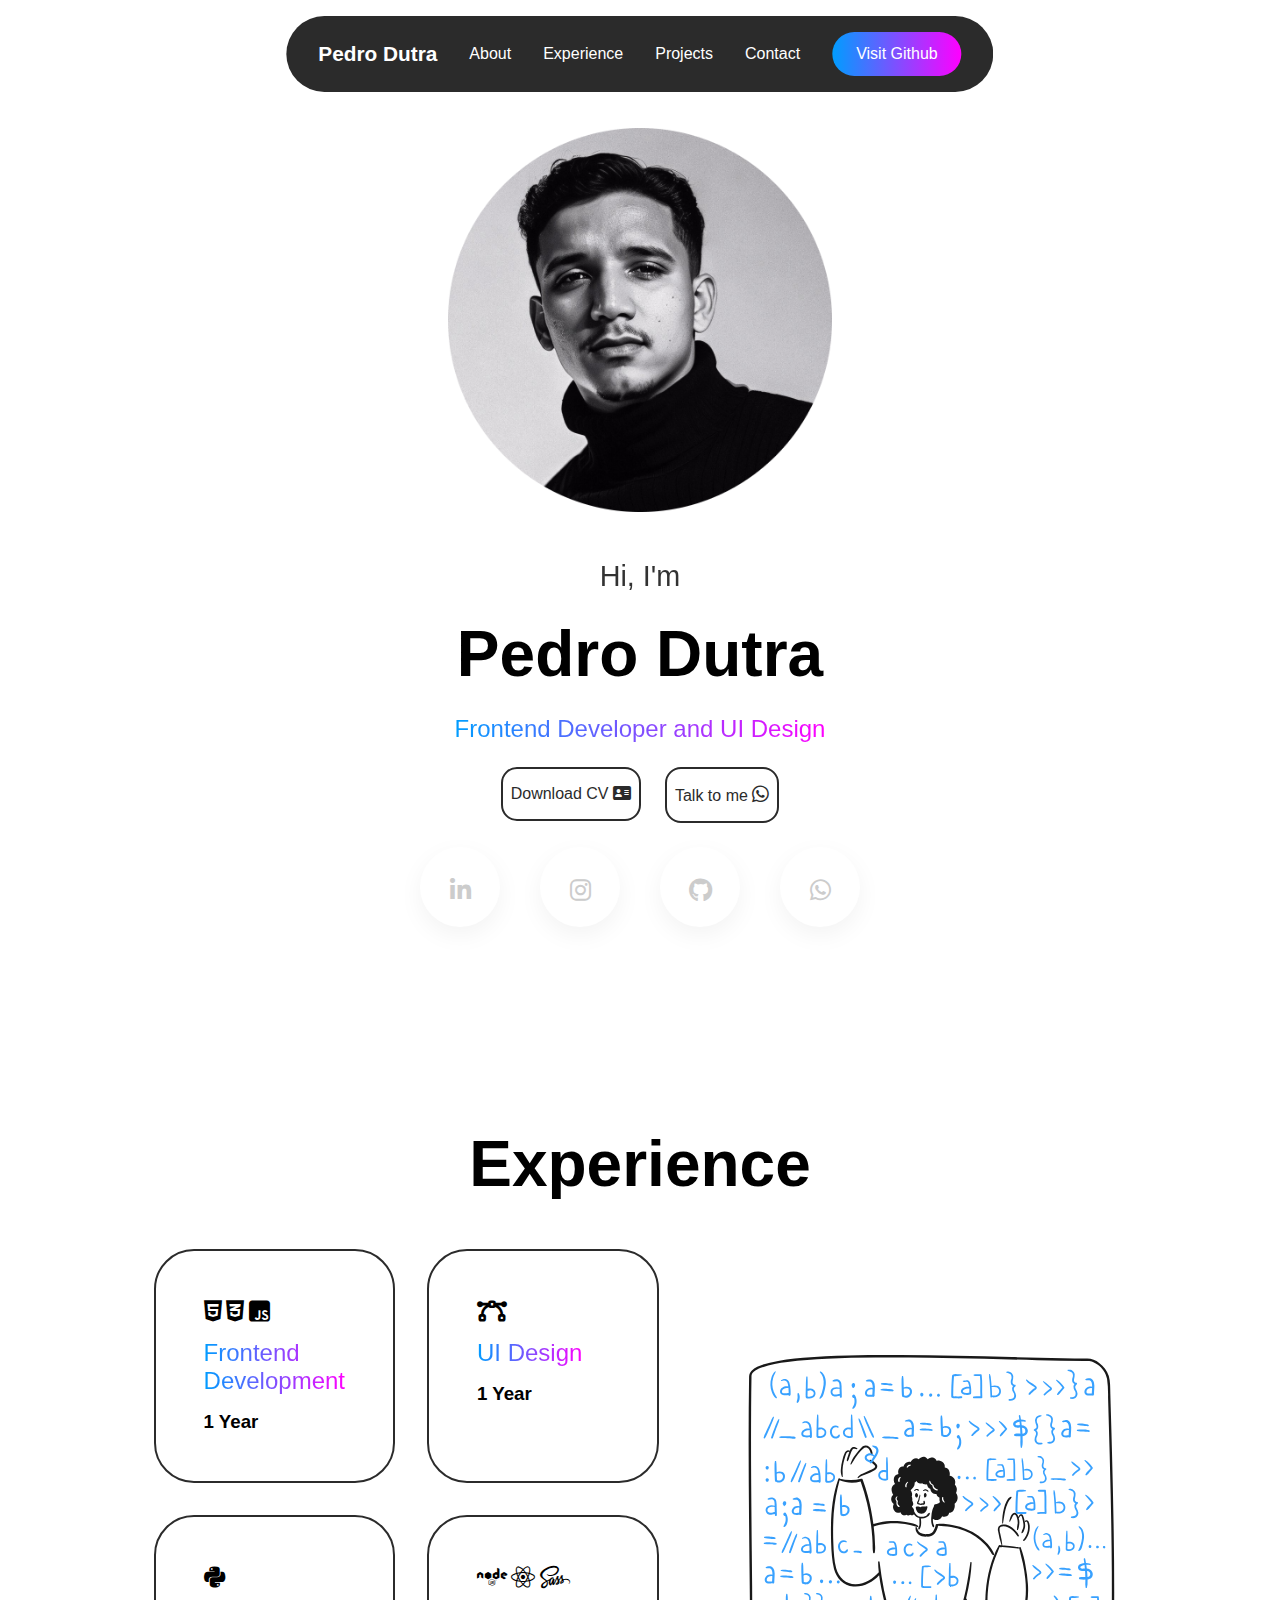
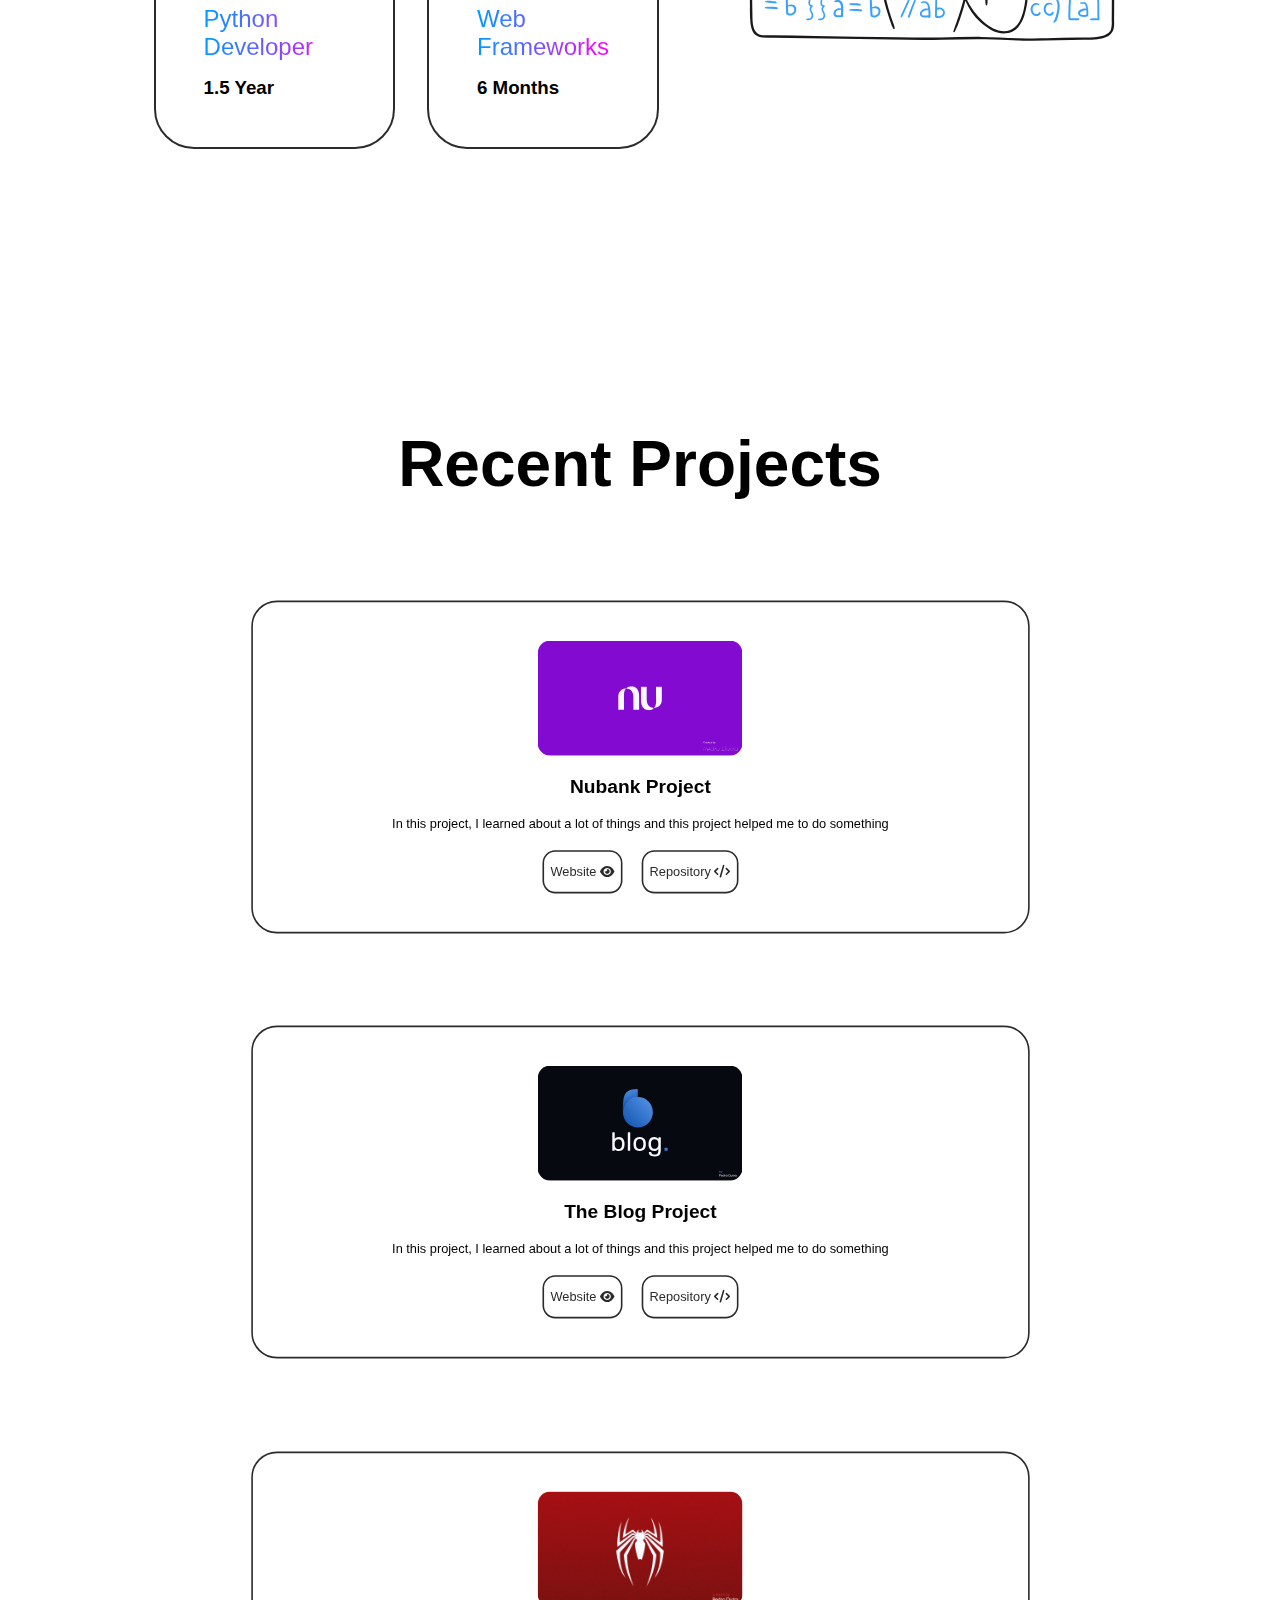
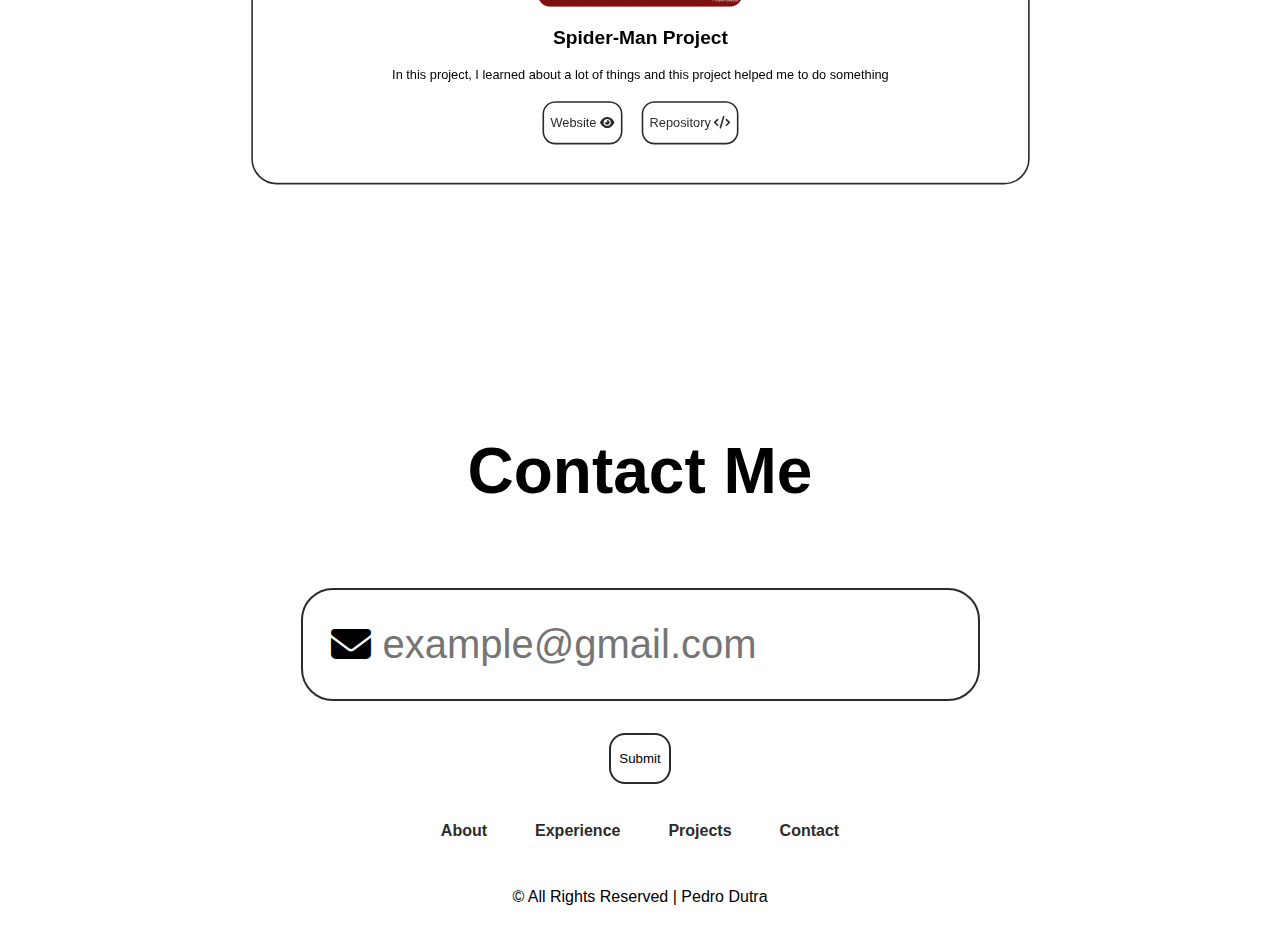
<file: index.html>
<!DOCTYPE html>
<html lang="en">

<head>
  <meta charset="UTF-8">
  <meta name="viewport" content="width=device-width, initial-scale=1.0">
  <title>Pedro Dutra's Portfolio</title>
  <link rel="stylesheet" href="style.css">
  <link rel="stylesheet" href="https://cdnjs.cloudflare.com/ajax/libs/font-awesome/6.6.0/css/all.min.css">
</head>

<body>
  <header class="header">
    <a href="#" class="logo"><span>Pedro Dutra</span></a>
    <ul class="nav-links">
      <li>
        <a href="#about">About</a>
      </li>
      <li>
        <a href="#experience">Experience</a>
      </li>
      <li>
        <a href="#projects">Projects</a>
      </li>
      <li>
        <a href="#contact">Contact</a>
      </li>
    </ul>

    <i class="fa-solid fa-bars" id="menu-icon"></i>
    <a href="https://github.com/PedroDutra86"><button class="visit-btn">Visit Github</button></a>
  </header>

  <section id="about" class="about">
    <div class="about-container">
      <img src="jpgs/Foto.png" alt="">

      <div class="info-box">
        <h3>Hi, I'm</h3>
        <h1>Pedro Dutra</h1>
        <span class="frontend">Frontend Developer and UI Design</span>

        <div class="btn-group">
          <a href="cv/CVPedro Dutra.pdf" download="">
            <div class="btn">Download CV <i class="fa-solid fa-address-card"></i></div>
          </a>
          <a href="https://wa.me/5524993197746">
            <div class="btn">Talk to me <i class="fa-brands fa-whatsapp" id="whats"></i></i></div>
          </a>
        </div>
        <div class="socials">
          <ul class="social-list">
            <a href="https://www.linkedin.com/in/pedro-paulo-dutra-a62365184/">
              <li style="--cor1: #086ba4; --cor2: #003350;">
                <span class="social-icons"><i class="fa-brands fa-linkedin-in"></i></span>
                <span class="social-texts">Linked-in</span>
              </li>
            </a>
            <a href="https://www.instagram.com/peedro_duutra/">
              <li style="--cor1: #fb3997; --cor2: #fecf12;">
                <span class="social-icons"><i class="fa-brands fa-instagram"></i></span>
                <span class="social-texts">Instagram</span>
              </li>
            </a>
            <a href="https://github.com/PedroDutra86">
              <li style="--cor1: #003955; --cor2: #001150;">
                <span class="social-icons"><i class="fa-brands fa-github"></i></span>
                <span class="social-texts">Github</span>
              </li>
            </a>
            <a href="https://wa.me/24993197746">
              <li style="--cor1: #43fe84; --cor2: #2dbc5d;">
                <span class="social-icons"><i class="fa-brands fa-whatsapp"></i></span>
                <span class="social-texts">Whatsapp</span>
              </li>
            </a>
          </ul>
        </div>
      </div>
    </div>
    </div>
  </section>
  <section class="experience" id="experience">
    <h2 class="section-title">Experience</h2>
    <div class="experience-info">
      <div class="grid">
        <div class="grid-card">
          <div class="experience-icons">
            <i class="fa-brands fa-html5"></i>
            <i class="fa-brands fa-css3-alt"></i>
            <i class="fa-brands fa-square-js"></i>
          </div>
          <span>Frontend Development</span>
          <h3>1 Year</h3>
        </div>
        <div class="grid-card">
          <i class="fa-solid fa-bezier-curve"></i>
          <span>UI Design</span>
          <h3>1 Year</h3>
        </div>
        <div class="grid-card">
          <i class="fa-brands fa-python"></i>
          <span>Python Developer</span>
          <h3>1.5 Year</h3>
        </div>
        <div class="grid-card">
          <div class="experience-icons">
            <i class="fa-brands fa-node"></i>
            <i class="fa-brands fa-react"></i>
            <i class="fa-brands fa-sass"></i>
          </div>
          <span>Web Frameworks</span>
          <h3>6 Months</h3>
        </div>
      </div>
      <img class="experience-img" src="svgs/coding.svg" alt="">
    </div>
  </section>

  <section id="projects" class="projects">
    <h2 class="section-title">Recent Projects</h2>
    <div class="projects-grid">
      <div class="project-card">
        <img src="svgs/Login.svg" alt="">
        <h3>Nubank Project</h3>
        <p>In this project, I learned about a lot of things and this project helped me to do something</p>
        <div class="btn-group">
          <a href="https://projeto-nubank-chi.vercel.app/" class="btn">Website <i class="fa-solid fa-eye"></i></a>
          <a href="https://github.com/PedroDutra86/Projeto_Nubank" class="btn">
            Repository <i class="fa-solid fa-code"></i></a>
        </div>
      </div>
    </div>

    <div class="project-card">
      <img src="svgs/cover.svg" alt="">
      <h3>The Blog Project</h3>
      <p>In this project, I learned about a lot of things and this project helped me to do something</p>
      <div class="btn-group">
        <div class="btn">Website <i class="fa-solid fa-eye"></i></div>
        <div class="btn">
          Repository <i class="fa-solid fa-code"></i>
        </div>
      </div>
    </div>

    <div class="project-card">
      <img src="jpgs/cover.jpg" alt="">
      <h3>Spider-Man Project</h3>
      <p>In this project, I learned about a lot of things and this project helped me to do something</p>
      <div class="btn-group">
        <div class="btn">Website <i class="fa-solid fa-eye"></i></div>
        <div class="btn">
          Repository <i class="fa-solid fa-code"></i>
        </div>
      </div>
    </div>
    </div>
  </section>

  <secttion class="contact" id="contact">
    <form name="contact" action="https://portfoliopedrodutra.vercel.app/" method="post">
      <div class="input-box">

        <h2 class="section-title">Contact Me</h2>

        <div class="input">
          <input type="text" placeholder="example@gmail.com">
          <i class="fa-solid fa-envelope"></i>
        </div>

        <button class="submit" type="submit">
          <div class="btn">Submit</div>
        </button>
      </div>
    </form>
  </secttion>

  <footer>
    <ul>
      <li>
        <a href="#about">About</a>
      </li>
      <li>
        <a href="#experience">Experience</a>
      </li>
      <li>
        <a href="#projects">Projects</a>
      </li>
      <li>
        <a href="#contact">Contact</a>
      </li>
    </ul>

    <p class="copyright">
      © All Rights Reserved | Pedro Dutra
    </p>
  </footer>

  <script src="script.js"></script>
</body>

</html>
</file>
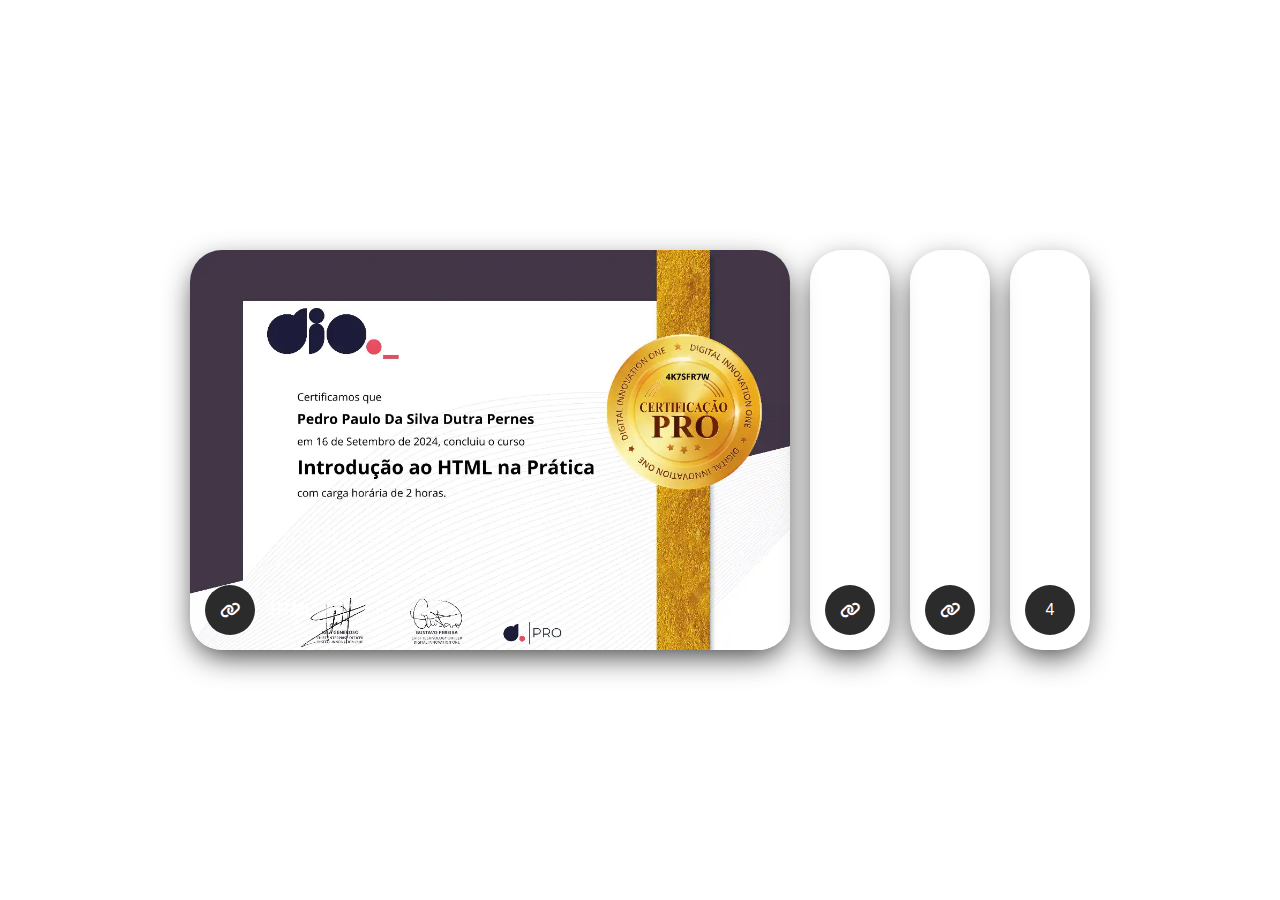
<file: certificate/pages/html.html>
<!DOCTYPE html>
<html lang="en">

<head>
  <meta charset="UTF-8">
  <meta name="viewport" content="width=device-width, initial-scale=1.0">
  <title>Certificados HTML</title>
  <link rel="stylesheet" href="style.css">
  <link rel="stylesheet" href="https://cdnjs.cloudflare.com/ajax/libs/font-awesome/6.6.0/css/all.min.css">
</head>

<body>
  <div class="wrapper">
    <div class="container">
      <input type="radio" name="slide" id="c1" checked>
      <label for="c1" class="card">
        <div class="row">
          <a href="https://www.dio.me/certificate/4K7SFR7W/share" class="icon"><i class="fa-solid fa-link"></i></a>
          <div class="description">
            <h4>HTML</h4>
          </div>
        </div>
      </label>
      <input type="radio" name="slide" id="c2">
      <label for="c2" class="card">
        <div class="row">
          <a href="https://www.dio.me/certificate/FNXT3MXR/share" class="icon"><i class="fa-solid fa-link"></i></a>
          <div class="description">
          </div>
        </div>
      </label>
      <input type="radio" name="slide" id="c3">
      <label for="c3" class="card">
        <div class="row">
          <a class="icon"><i class="fa-solid fa-link"></i></a>
          <div class="description">
            <h4>HTML</h4>
          </div>
        </div>
      </label>
      <input type="radio" name="slide" id="c4">
      <label for="c4" class="card">
        <div class="row">
          <div class="icon">4</div>
          <div class="description">
            <h4>HTML</h4>
          </div>
        </div>
      </label>
    </div>
  </div>
</body>

</html>
</file>
<file: style.css>
* {
  margin: 0;
  padding: 0;
  box-sizing: border-box;
  font-family: sans-serif;
  text-decoration: none;
  scroll-behavior: smooth;
  list-style: none;
}

header {
  position: fixed;
  top: 1rem;
  left: 50%;
  transform: translateX(-50%);
  display: flex;
  justify-content: center;
  align-items: center;
  gap: 5rem;
  background-color: #2b2b2b;
  backdrop-filter: blur(8px);
  color: white;
  padding: 0.5rem 1.5rem;
  border-radius: 3rem;
  z-index: 999;
}

.logo {
  color: white;
  font-size: 1.3rem;
  font-weight: 600;
  text-wrap: nowrap;
  transition: 0.3s ease-in-out;
}

.logo:hover {
  transform: scale(1.1);
}

.nav-links {
  display: flex;
  gap: 2rem;
}

li a {
  position: relative;
  color: white;
  font-weight: 300;
}

li a::before {
  position: absolute;
  content: "";
  width: 0;
  left: 0;
  height: 5px;
  top: 25px;
  border-radius: 1rem;
  transition: 0.3s ease-in-out;
  background: linear-gradient(to right, rgb(0, 157, 255), rgb(255, 0, 255));
}

li a:hover::before {
  width: 100%;
}

.visit-btn {
  padding: 0.8rem 1.5rem;
  border-radius: 3rem;
  border: none;
  font-weight: 500;
  font-size: 1rem;
  color: white;
  cursor: pointer;
  text-wrap: nowrap;
  transition: 0.3s ease-in-out;
  background: linear-gradient(to right, rgb(0, 157, 255), rgb(255, 0, 255));
}

.visit-btn:hover {
  background: linear-gradient(to right, rgb(255, 0, 255), rgb(0, 157, 255));
  transform: scale(1.09);
}

#menu-icon {
  font-size: 2rem;
  display: none;
}

section {
  min-height: 100vh;
  padding: 8rem 12%;
  width: 100%;
  position: relative;
}

.about {
  display: flex;
  align-items: center;
  justify-content: center;
}

.about .about-container {
  display: flex;
  align-items: center;
  justify-content: center;
  gap: 8rem;
}

.about img {
  width: 30vw;
}

.info-box {
  display: flex;
  flex-direction: column;
  text-align: center;
  align-items: center;
  justify-content: center;
  gap: 1.5rem;
}

.info-box h3 {
  font-size: 1.8rem;
  font-weight: 500;
  opacity: 0.8;
}

.info-box h1 {
  font-size: 4rem;
  font-weight: 600;
}

.info-box .frontend {
  background: linear-gradient(to right, rgb(0, 157, 255), rgb(255, 0, 255));
  background-clip: text;
  color: transparent;
  font-size: 1.5rem;
}

.btn-group {
  display: flex;
  gap: 1.5rem;
}

.btn {
  border: 2px solid #2b2b2b;
  padding: 16px 8px;
  border-radius: 16px;
  cursor: pointer;
  font-weight: 500;
  text-wrap: nowrap;
  transition: 0.2s ease-in-out;
}

.btn:hover {
  background-color: #2b2b2b;
  color: white;
}

.icon {
  height: 24px;
}

.socials {
  display: flex;
  max-height: 24px;
  gap: 1rem;
}

.fa-linkedin-in,
.fa-instagram,
.fa-github,
.fa-whatsapp {
  font-size: 1.5rem;
  cursor: pointer;
}

#whats {
  font-size: 1.2rem;
}

.section-title {
  text-align: center;
  font-size: 4rem;
  font-weight: 600;
  margin-bottom: 3rem;
}

.experience-info {
  display: flex;
  align-items: center;
  justify-content: center;
  gap: 5rem;
}

.experience-img {
  width: 48vw;
}

.grid {
  display: grid;
  grid-template-columns: repeat(2, 1fr);
  gap: 2rem;
}

.grid-card {
  border: 2px solid #2b2b2b;
  border-radius: 2.5rem;
  padding: 3rem;
  display: flex;
  flex-direction: column;
  align-items: baseline;
  justify-content: left;
  cursor: pointer;
  transition: 0.3s ease-in-out;
}

.grid-card:hover {
  transform: scale(1.02);
  background-color: #2b2b2b;
  color: white;
}

.grid-card i {
  font-size: 1.5rem;
  margin-bottom: 1rem;
}

.grid-card span {
  margin-bottom: 1rem;
  font-size: 1.5rem;
  font-weight: 500;
  background: linear-gradient(to right, rgb(0, 157, 255), rgb(255, 0, 255));
  background-clip: text;
  color: transparent;
}

.social-list {
  display: flex;
  position: relative;
  gap: 40px;
}

.social-list li {
  width: 80px;
  height: 80px;

  background-color: #ffffff;
  box-shadow: 0 8px 25px rgba(0, 0, 0, 0.05);
  border-radius: 60px;

  display: flex;
  align-items: center;
  justify-content: center;

  position: relative;

  transition: 0.2s;
}

.social-list li:hover {
  width: 180px;
}

.social-list li span {
  position: absolute;
}

.social-list li .social-icons {
  color: #ccc;
  font-size: 2.2em;
  transition: 0.2s;
}

.social-list li .social-texts {
  color: #fff;
  font-size: 20px;
  transform: scale(0);
  transition: 0.2s;
  transition-delay: 0.1s;
}

.social-list li:hover .social-texts {
  transform: scale(1);
}

.social-list li:hover .social-icons {
  transform: scale(0);
}

.social-list li::before {
  content: "";
  position: absolute;
  background-image: linear-gradient(45deg, var(--cor1), var(--cor2));
  inset: 0;
  opacity: 0;
  border-radius: 60px;
}

.social-list li:hover::before {
  opacity: 1;
}

.projects-grid {
  display: grid;
  grid-template-columns: repeat(auto-fit, minmax(300px, 1fr));
  gap: 1.5rem;
}

.project-card {
  padding: 3rem 2rem;
  display: flex;
  flex-direction: column;
  align-items: center;
  justify-content: center;
  text-align: center;
  gap: 1.5rem;
  border: 2px solid #2b2b2b;
  border-radius: 32px;
  cursor: pointer;
  transition: 0.3s ease-in-out;
}

.project-card:hover {
  background-color: #2b2b2b;
  color: white;
  transform: translateY(-10px) scale(1.02);
}

.project-card img {
  width: 20vw;
  border-radius: 1rem;
}

.project-card:hover .btn {
  border: 2px solid white;
  color: white;
}

.project-card:hover .btn:hover {
  border: 2px solid white;
  background-color: white;
  color: #2b2b2b;
}

.project-card h3 {
  font-size: 1.5rem;
  font-weight: 600;
}

.input-box {
  display: flex;
  flex-direction: column;
  align-items: center;
  justify-content: center;
  text-align: center;
  gap: 2rem;
  margin-top: 5rem;
}

.input-box input {
  border: 2px solid #2b2b2b;
  border-radius: 2rem;
  padding: 2rem 5rem;
  font-size: 2rem;
}

.input-box input::placeholder {
  font-size: 2rem;
}

.input {
  position: relative;
}

.input i {
  position: absolute;
  font-size: 2rem;
  top: 50%;
  left: 10px;
  transform: translate(50%, -50%);
}

footer {
  bottom: 0;
  left: 0;
  height: 10rem;
  width: 100%;
  display: flex;
  flex-direction: column;
  gap: 1rem;
  align-items: center;
  justify-content: center;
}

footer ul {
  display: flex;
  align-items: center;
  gap: 3rem;
}

footer ul li a {
  color: #2b2b2b;
  font-weight: 600;
}

.copyright {
  font-size: 300;
  margin-top: 2rem;
}

@media (max-width: 1280px) {
  header {
    padding: 1rem 2rem;
    gap: 2rem;
  }
  .about .about-container {
    gap: 3rem;
    flex-direction: column;
  }
  .experience-info {
    flex-direction: row;
  }
  .input-box input {
    padding: 2rem 5rem;
    font-size: 2.5rem;
  }
  .input input::placeholder {
    font-size: 2.5rem;
  }
  .input-box i {
    font-size: 2.5rem;
  }
  .experience-img {
    width: 50vw;
  }
  .project-card {
    scale: 0.8;
    margin-top: 0.6rem;
  }
}

@media (max-width: 768px) {
  header {
    gap: 1rem;
    padding: 1rem 1rem;
  }
  header .logo {
    font-size: 1rem;
  }
  header .visit-btn {
    display: none;
  }
  .input-box input {
    padding: 1rem 2rem;
    font-size: 1.8rem;
  }
  .input-box input::placeholder {
    font-size: 1.5rem;
  }
  .input-box i {
    display: none;
  }
  .grid {
    grid-template-columns: repeat(1, 1fr);
  }
  .experience-img {
    display: none;
  }
  .experience-info {
    display: flex;
    flex-direction: column;
  }
  .about .about-container {
    gap: 8rem;
    scale: 0.8;
  }
  .project-card {
    scale: 0.8;
  }
  .project-card img {
    width: 350px;
  }
  .experience-info {
    display: flex;
    flex-direction: column;
  }
}

@media (max-width: 400px) {
  header #menu-icon {
    display: block;
  }
  .nav-links {
    position: absolute;
    top: 100%;
    margin-top: 1rem;
    width: 100%;
    padding: 1rem;
    color: white;
    display: flex;
    flex-direction: column;
    text-align: center;
    background-color: rgba(0, 0, 0, 0.8);

    border-radius: 2rem;
    display: none;
  }
  .nav-links li {
    margin-top: 1rem;
    padding: 0.5rem;
  }
  .nav-links.active {
    display: block;
  }
  header {
    padding: 1rem 3rem;
    gap: 4rem;
  }
  header .logo {
    font-size: 1.5rem;
  }
  .about-container img {
    width: 60vw;
  }
  .about-container {
    flex-direction: column;
  }
  .input-box input {
    padding: 0.5rem 3rem;
    width: 80%;
    font-size: 1.5rem;
  }
  .input-box input::placeholder {
    font-size: 1.5rem;
  }
  footer ul {
    gap: 1rem;
  }
  .project-card {
    scale: 0.8;
  }
  .project-card img {
    width: 200px;
  }
  .about .about-container {
    gap: 3rem;
  }
}

.submit {
  background-color: transparent;
  border: none;
}

.btn-group {
  color: #2b2b2b;
}

a {
  color: #2b2b2b;
}
</file>
<file: certificate/pages/style.css>
* {
  box-sizing: border-box;
  margin: 0;
  padding: 0;
  font-family: sans-serif;
  text-decoration: none;
}

.wrapper {
  width: 100%;
  height: 100vh;
  display: flex;
  align-items: center;
  justify-content: center;
}

.container {
  height: 400px;
  display: flex;
  flex-wrap: nowrap;
  justify-content: start;
}

.card {
  width: 80px;
  border-radius: 0.75rem;
  background-size: cover;
  cursor: pointer;
  overflow: hidden;
  border-radius: 2rem;
  margin: 0 10px;
  display: flex;
  align-items: flex-end;
  transition: 0.6s cubic-bezier(0.28, -0.03, 0, 0.99);
  box-shadow: 0px 10px 30px -5px rgba(0, 0, 0, 0.8);
}

.card > .row {
  color: white;
  display: flex;
  flex-wrap: nowrap;
}

.card > .row > .icon {
  background: #2b2b2b;
  color: white;
  border-radius: 50%;
  width: 50px;
  display: flex;
  justify-content: center;
  align-items: center;
  margin: 15px;
}

.card > .row > .description {
  display: flex;
  justify-content: center;
  flex-direction: column;
  overflow: hidden;
  height: 80px;
  width: 520px;
  opacity: 0;
  transform: translateY(30px);
  transition-delay: 0.3s;
  transition: all 0.3s ease;
}

.description p {
  color: #b0b0ba;
  padding-top: 5px;
}

.description h4 {
  text-transform: uppercase;
}

input {
  display: none;
}

input:checked + label {
  width: 600px;
}

input:checked + label .description {
  opacity: 1 !important;
  transform: translateY(0) !important;
}

.card[for="c1"] {
  background-image: url("imgs/4K7SFR7W.webp");
}

.card[for="c2"] {
  background-image: url("https://hermes.dio.me/certificates/cover/FNXT3MXR.jpg");
}

.card[for="c3"] {
  background-image: url("https://hermes.dio.me/certificates/cover/RSBVTMBU.jpg");
}
</file>
